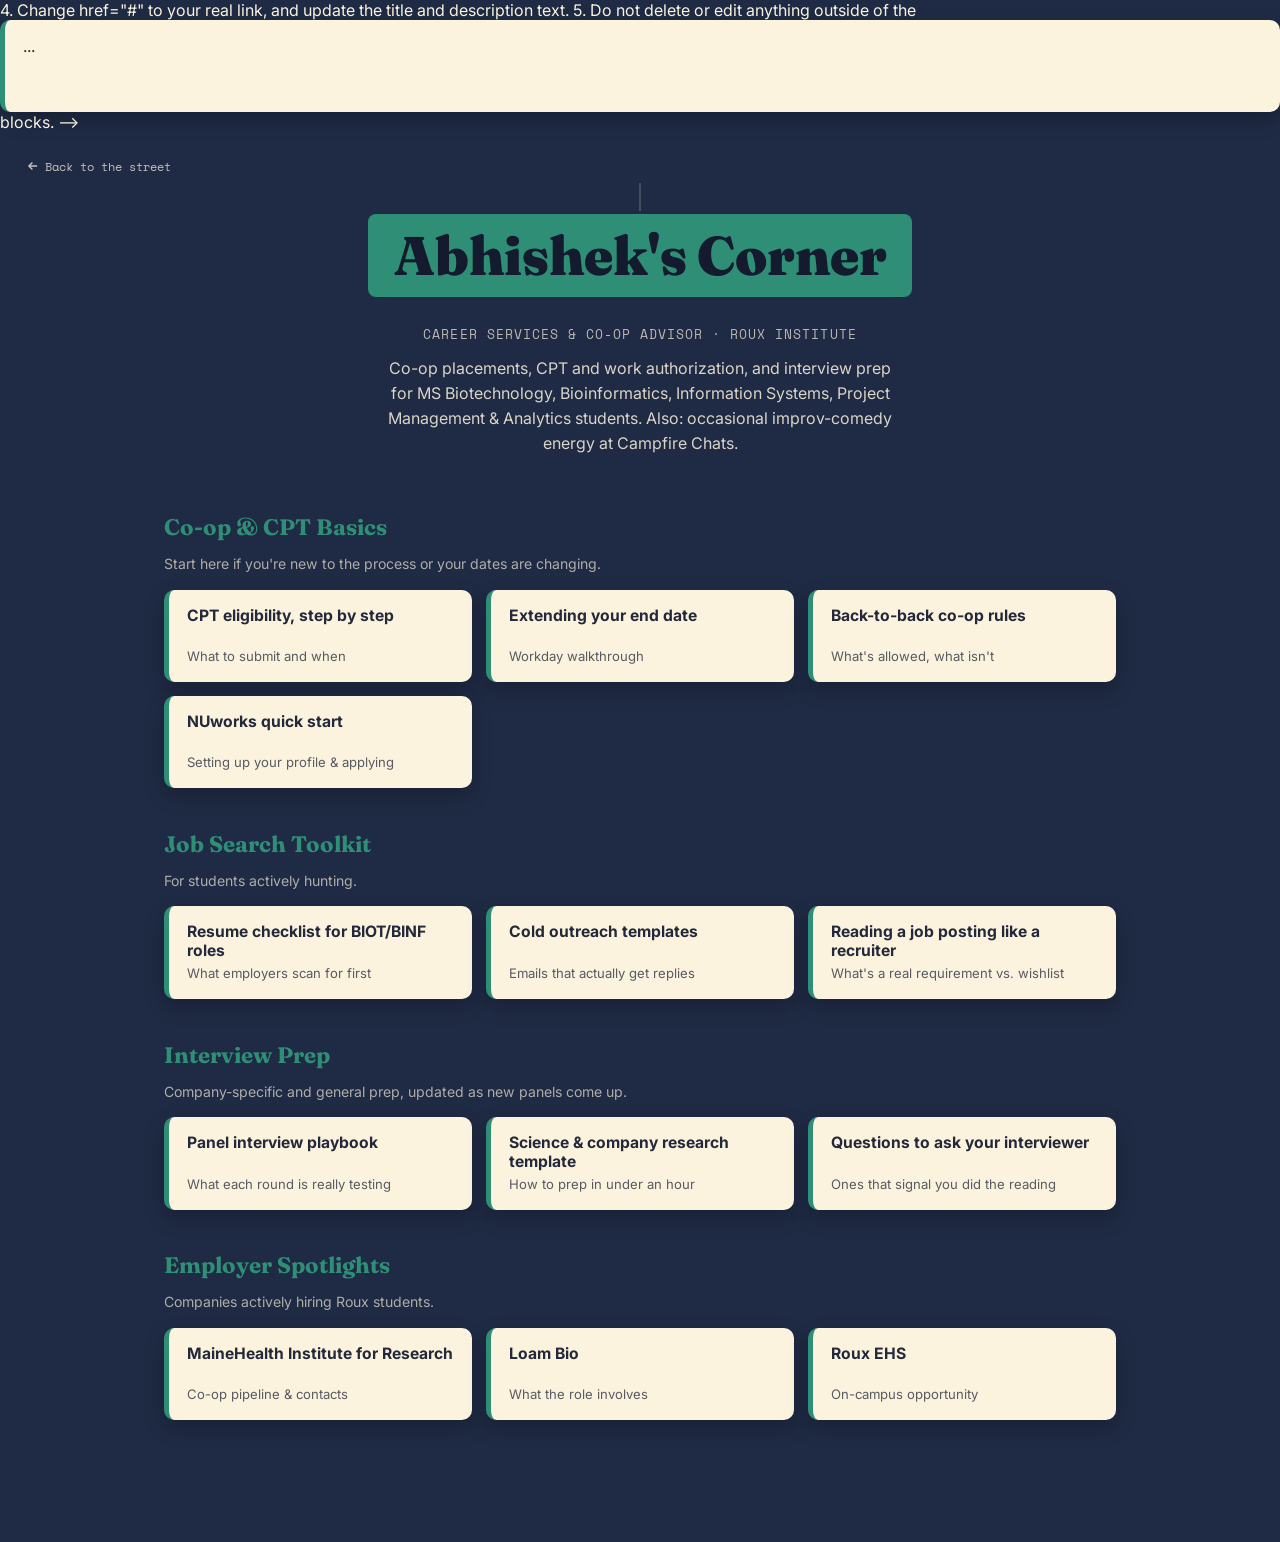
<file: abhishek.html>
<!DOCTYPE html>
<html lang="en">
<head>
<meta charset="UTF-8">
<meta name="viewport" content="width=device-width, initial-scale=1.0">
<title>Abhishek's Corner</title>
<link rel="stylesheet" href="style.css">
</head>
<body class="abhishek">

<!--
  HOW TO ADD A NEW RESOURCE (safe way):
  1. Find the shelf section you want to add to (Co-op & CPT Basics, Job Search Toolkit, Interview Prep, Employer Spotlights).
  2. Copy ONE whole block that starts with <a class="item" href="#"> and ends with </a>
  3. Paste your copy right above the line that says <!-- COPY ABOVE THIS LINE -->
  4. Change href="#" to your real link, and update the title and description text.
  5. Do not delete or edit anything outside of the <a class="item">...</a> blocks.
-->

<header class="corner-header">
  <a class="back" href="index.html">
    <svg width="14" height="14" viewBox="0 0 24 24" fill="none" stroke="currentColor" stroke-width="2.5"><path d="M19 12H5M11 6l-6 6 6 6"/></svg>
    Back to the street
  </a>
  <div class="hang"></div>
  <h1 class="plank">Abhishek's Corner</h1>
  <p class="role">Career Services & Co-op Advisor · Roux Institute</p>
  <p class="blurb">Co-op placements, CPT and work authorization, and interview prep for MS Biotechnology, Bioinformatics, Information Systems, Project Management & Analytics students. Also: occasional improv-comedy energy at Campfire Chats.</p>
</header>

<main class="shelf-wrap">

  <section class="shelf">
    <h2>Co-op & CPT Basics</h2>
    <p class="shelf-note">Start here if you're new to the process or your dates are changing.</p>
    <div class="items">
      <a class="item" href="#">
        <span class="item-title">CPT eligibility, step by step</span>
        <span class="item-desc">What to submit and when</span>
      </a>
      <a class="item" href="#">
        <span class="item-title">Extending your end date</span>
        <span class="item-desc">Workday walkthrough</span>
      </a>
      <a class="item" href="#">
        <span class="item-title">Back-to-back co-op rules</span>
        <span class="item-desc">What's allowed, what isn't</span>
      </a>
      <a class="item" href="#">
        <span class="item-title">NUworks quick start</span>
        <span class="item-desc">Setting up your profile & applying</span>
      </a>
      <!-- COPY ABOVE THIS LINE -->
    </div>
  </section>

  <section class="shelf">
    <h2>Job Search Toolkit</h2>
    <p class="shelf-note">For students actively hunting.</p>
    <div class="items">
      <a class="item" href="#">
        <span class="item-title">Resume checklist for BIOT/BINF roles</span>
        <span class="item-desc">What employers scan for first</span>
      </a>
      <a class="item" href="#">
        <span class="item-title">Cold outreach templates</span>
        <span class="item-desc">Emails that actually get replies</span>
      </a>
      <a class="item" href="#">
        <span class="item-title">Reading a job posting like a recruiter</span>
        <span class="item-desc">What's a real requirement vs. wishlist</span>
      </a>
      <!-- COPY ABOVE THIS LINE -->
    </div>
  </section>

  <section class="shelf">
    <h2>Interview Prep</h2>
    <p class="shelf-note">Company-specific and general prep, updated as new panels come up.</p>
    <div class="items">
      <a class="item" href="#">
        <span class="item-title">Panel interview playbook</span>
        <span class="item-desc">What each round is really testing</span>
      </a>
      <a class="item" href="#">
        <span class="item-title">Science & company research template</span>
        <span class="item-desc">How to prep in under an hour</span>
      </a>
      <a class="item" href="#">
        <span class="item-title">Questions to ask your interviewer</span>
        <span class="item-desc">Ones that signal you did the reading</span>
      </a>
      <!-- COPY ABOVE THIS LINE -->
    </div>
  </section>

  <section class="shelf">
    <h2>Employer Spotlights</h2>
    <p class="shelf-note">Companies actively hiring Roux students.</p>
    <div class="items">
      <a class="item" href="#">
        <span class="item-title">MaineHealth Institute for Research</span>
        <span class="item-desc">Co-op pipeline & contacts</span>
      </a>
      <a class="item" href="#">
        <span class="item-title">Loam Bio</span>
        <span class="item-desc">What the role involves</span>
      </a>
      <a class="item" href="#">
        <span class="item-title">Roux EHS</span>
        <span class="item-desc">On-campus opportunity</span>
      </a>
      <!-- COPY ABOVE THIS LINE -->
    </div>
  </section>

</main>

</body>
</html>
</file>
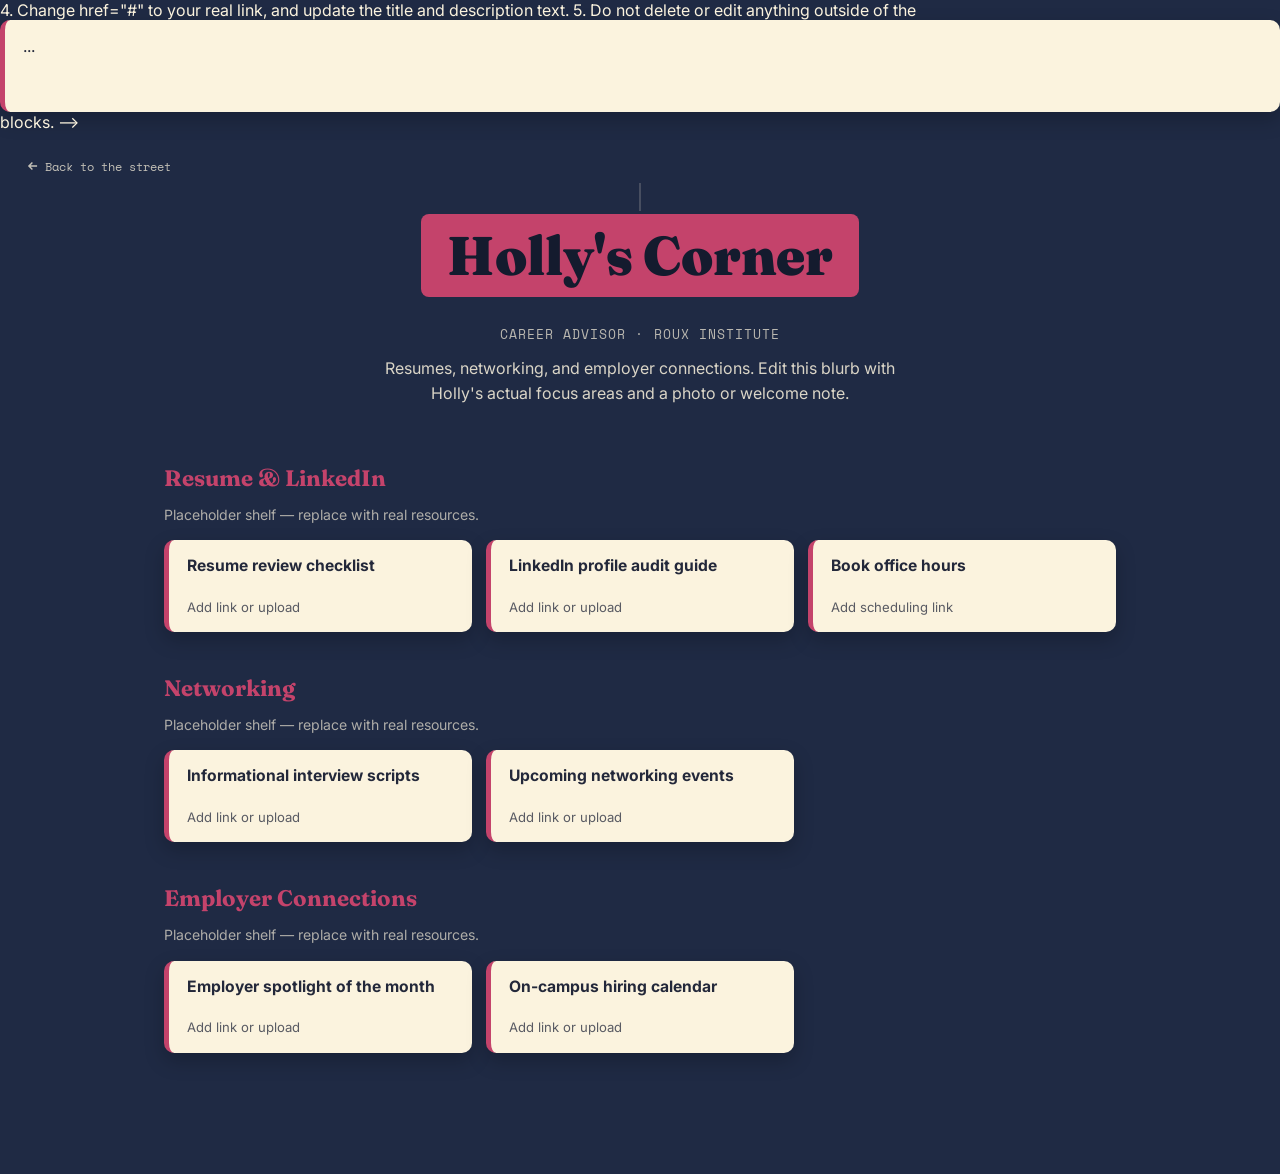
<file: holly.html>
<!DOCTYPE html>
<html lang="en">
<head>
<meta charset="UTF-8">
<meta name="viewport" content="width=device-width, initial-scale=1.0">
<title>Holly's Corner</title>
<link rel="stylesheet" href="style.css">
</head>
<body class="holly">

<!--
  HOW TO ADD A NEW RESOURCE (safe way):
  1. Find the shelf section you want to add to (Resume & LinkedIn, Networking, Employer Connections).
  2. Copy ONE whole block that starts with <a class="item" href="#"> and ends with </a>
  3. Paste your copy right above the line that says <!-- COPY ABOVE THIS LINE -->
  4. Change href="#" to your real link, and update the title and description text.
  5. Do not delete or edit anything outside of the <a class="item">...</a> blocks.
-->

<header class="corner-header">
  <a class="back" href="index.html">
    <svg width="14" height="14" viewBox="0 0 24 24" fill="none" stroke="currentColor" stroke-width="2.5"><path d="M19 12H5M11 6l-6 6 6 6"/></svg>
    Back to the street
  </a>
  <div class="hang"></div>
  <h1 class="plank">Holly's Corner</h1>
  <p class="role">Career Advisor · Roux Institute</p>
  <p class="blurb">Resumes, networking, and employer connections. Edit this blurb with Holly's actual focus areas and a photo or welcome note.</p>
</header>

<main class="shelf-wrap">

  <section class="shelf">
    <h2>Resume & LinkedIn</h2>
    <p class="shelf-note">Placeholder shelf — replace with real resources.</p>
    <div class="items">
      <a class="item" href="#">
        <span class="item-title">Resume review checklist</span>
        <span class="item-desc">Add link or upload</span>
      </a>
      <a class="item" href="#">
        <span class="item-title">LinkedIn profile audit guide</span>
        <span class="item-desc">Add link or upload</span>
      </a>
      <a class="item" href="#">
        <span class="item-title">Book office hours</span>
        <span class="item-desc">Add scheduling link</span>
      </a>
      <!-- COPY ABOVE THIS LINE -->
    </div>
  </section>

  <section class="shelf">
    <h2>Networking</h2>
    <p class="shelf-note">Placeholder shelf — replace with real resources.</p>
    <div class="items">
      <a class="item" href="#">
        <span class="item-title">Informational interview scripts</span>
        <span class="item-desc">Add link or upload</span>
      </a>
      <a class="item" href="#">
        <span class="item-title">Upcoming networking events</span>
        <span class="item-desc">Add link or upload</span>
      </a>
      <!-- COPY ABOVE THIS LINE -->
    </div>
  </section>

  <section class="shelf">
    <h2>Employer Connections</h2>
    <p class="shelf-note">Placeholder shelf — replace with real resources.</p>
    <div class="items">
      <a class="item" href="#">
        <span class="item-title">Employer spotlight of the month</span>
        <span class="item-desc">Add link or upload</span>
      </a>
      <a class="item" href="#">
        <span class="item-title">On-campus hiring calendar</span>
        <span class="item-desc">Add link or upload</span>
      </a>
      <!-- COPY ABOVE THIS LINE -->
    </div>
  </section>

</main>

</body>
</html>
</file>
<file: style.css>
@import url('https://fonts.googleapis.com/css2?family=Fraunces:opsz,wght@9..144,500;9..144,700;9..144,900&family=Inter:wght@400;500;600;700&family=Space+Mono:wght@400;700&display=swap');

:root{
  --navy: #1F2A44;
  --navy-deep: #141B2E;
  --paper: #FBF3DE;
  --paper-dim: #F0E6C9;
  --ink: #23283A;
  --teal: #2F8F76;
  --teal-dark: #1F6350;
  --berry: #C4436B;
  --berry-dark: #8F2E4C;
  --amber: #E2A63B;
  --amber-dark: #A6772A;
  --line: rgba(251,243,222,0.18);
}

*{box-sizing:border-box;}
html{scroll-behavior:smooth;}
body{
  margin:0;
  background: var(--navy);
  color: var(--paper);
  font-family:'Inter', sans-serif;
  min-height:100vh;
}

a{color:inherit;}

.eyebrow{
  font-family:'Space Mono', monospace;
  font-size:0.72rem;
  letter-spacing:0.14em;
  text-transform:uppercase;
  opacity:0.7;
}

/* ---------- HOMEPAGE ---------- */

.sky{
  padding: 4.5rem 1.5rem 2rem;
  text-align:center;
  background:
    radial-gradient(ellipse at 50% 0%, rgba(251,243,222,0.08), transparent 60%),
    var(--navy);
}

.sky h1{
  font-family:'Fraunces', serif;
  font-weight:900;
  font-size: clamp(2.6rem, 6vw, 4.6rem);
  line-height:1.02;
  margin: 0.6rem 0 0.7rem;
  letter-spacing:-0.01em;
}

.sky .lamp{
  width:2px;
  height:34px;
  background: var(--line);
  margin: 0 auto 0.6rem;
}

.sky p.sub{
  max-width:38ch;
  margin:0 auto;
  font-size:1.05rem;
  opacity:0.82;
  line-height:1.5;
}

.street-wrap{
  max-width:1100px;
  margin:0 auto;
  padding: 1rem 1.5rem 5rem;
}

.street{
  display:grid;
  grid-template-columns: repeat(3, 1fr);
  gap: 1.4rem;
  align-items:end;
}

@media (max-width: 820px){
  .street{grid-template-columns: 1fr; gap:2rem;}
}

.shop{
  position:relative;
  display:block;
  text-decoration:none;
  border-radius: 14px 14px 6px 6px;
  overflow:hidden;
  background: var(--paper);
  color: var(--ink);
  box-shadow: 0 18px 40px rgba(0,0,0,0.35);
  transform: translateY(0);
  transition: transform 0.25s ease, box-shadow 0.25s ease;
}

.shop:hover, .shop:focus-visible{
  transform: translateY(-8px);
  box-shadow: 0 26px 50px rgba(0,0,0,0.45);
  outline:none;
}

.awning{
  --stripe: var(--teal);
  height: 64px;
  background: repeating-linear-gradient(
    100deg,
    var(--stripe) 0 26px,
    var(--paper) 26px 52px
  );
  position:relative;
  border-bottom: 4px solid rgba(0,0,0,0.15);
}
.awning::after{
  content:"";
  position:absolute;
  left:0; right:0; bottom:-10px;
  height:10px;
  background: var(--stripe);
  clip-path: polygon(0 0,100% 0,97% 100%,88% 0,79% 100%,70% 0,61% 100%,52% 0,43% 100%,34% 0,25% 100%,16% 0,7% 100%,0 0);
  opacity:0.9;
}

.shop.abhishek .awning{--stripe: var(--teal);}
.shop.holly .awning{--stripe: var(--berry);}
.shop.meghan .awning{--stripe: var(--amber);}

.shopfront{
  padding: 1.6rem 1.4rem 1.9rem;
}

.sign{
  font-family:'Fraunces', serif;
  font-weight:700;
  font-size:1.5rem;
  margin: 0.2rem 0 0.35rem;
}

.shop.abhishek .sign{color: var(--teal-dark);}
.shop.holly .sign{color: var(--berry-dark);}
.shop.meghan .sign{color: var(--amber-dark);}

.tagline{
  font-size:0.94rem;
  line-height:1.4;
  opacity:0.85;
  min-height:2.6em;
}

.door{
  margin-top:1.1rem;
  display:inline-flex;
  align-items:center;
  gap:0.4rem;
  font-family:'Space Mono', monospace;
  font-size:0.78rem;
  font-weight:700;
  text-transform:uppercase;
  letter-spacing:0.06em;
}

.shop.abhishek .door{color: var(--teal-dark);}
.shop.holly .door{color: var(--berry-dark);}
.shop.meghan .door{color: var(--amber-dark);}

.door svg{width:14px;height:14px;transition:transform 0.2s ease;}
.shop:hover .door svg{transform: translateX(4px);}

.pavement{
  margin-top: 2.5rem;
  height: 2px;
  background: var(--line);
  position:relative;
}
.pavement::before{
  content:"";
  position:absolute;
  top:-2px; left:0;
  height:6px; width:100%;
  background-image: repeating-linear-gradient(90deg, var(--line) 0 24px, transparent 24px 48px);
}

.footnote{
  text-align:center;
  font-family:'Space Mono', monospace;
  font-size:0.75rem;
  opacity:0.5;
  padding: 2rem 1.5rem 3rem;
}

/* ---------- CORNER PAGES ---------- */

.corner-header{
  padding: 3.2rem 1.5rem 3.6rem;
  text-align:center;
  position:relative;
}

.corner-header .back{
  position:absolute;
  top:1.6rem;
  left:1.6rem;
  font-family:'Space Mono', monospace;
  font-size:0.75rem;
  text-decoration:none;
  opacity:0.75;
  display:flex;
  align-items:center;
  gap:0.35rem;
}
.corner-header .back:hover{opacity:1;}

.corner-header .hang{
  width:2px;
  height:28px;
  background: var(--line);
  margin: 0 auto;
}

.plank{
  display:inline-block;
  font-family:'Fraunces', serif;
  font-weight:900;
  font-size: clamp(2.2rem, 5vw, 3.4rem);
  padding: 0.5rem 1.6rem;
  border-radius: 8px;
  color: var(--navy-deep);
  margin: 0.2rem 0 0.9rem;
}

.corner-header p.role{
  font-family:'Space Mono', monospace;
  font-size:0.8rem;
  letter-spacing:0.08em;
  text-transform:uppercase;
  opacity:0.7;
  margin-bottom:0.8rem;
}

.corner-header p.blurb{
  max-width: 52ch;
  margin: 0 auto;
  opacity:0.85;
  line-height:1.55;
}

.shelf-wrap{
  max-width:1000px;
  margin: 0 auto;
  padding: 0 1.5rem 5rem;
}

.shelf{
  margin-bottom: 2.6rem;
}

.shelf h2{
  font-family:'Fraunces', serif;
  font-size:1.4rem;
  font-weight:700;
  margin: 0 0 0.2rem;
  color: var(--paper);
}

.shelf .shelf-note{
  font-size:0.88rem;
  opacity:0.65;
  margin-bottom:1.1rem;
}

.items{
  display:grid;
  grid-template-columns: repeat(auto-fill, minmax(230px, 1fr));
  gap: 0.9rem;
}

.item{
  background: var(--paper);
  color: var(--ink);
  border-radius: 10px;
  padding: 1rem 1.1rem;
  min-height: 92px;
  display:flex;
  flex-direction:column;
  justify-content:space-between;
  text-decoration:none;
  box-shadow: 0 8px 20px rgba(0,0,0,0.22);
  transition: transform 0.18s ease;
}
.item:hover{transform: translateY(-4px);}

.item .item-title{
  font-weight:700;
  font-size:0.98rem;
  margin-bottom:0.3rem;
}
.item .item-desc{
  font-size:0.82rem;
  opacity:0.75;
  line-height:1.35;
}

/* corner accent bindings */
body.abhishek .plank{background: var(--teal);}
body.abhishek .shelf h2{color: var(--teal);}
body.abhishek .item{border-left: 5px solid var(--teal);}

body.holly .plank{background: var(--berry);}
body.holly .shelf h2{color: var(--berry);}
body.holly .item{border-left: 5px solid var(--berry);}

body.meghan .plank{background: var(--amber);}
body.meghan .shelf h2{color: var(--amber);}
body.meghan .item{border-left: 5px solid var(--amber);}
</file>
